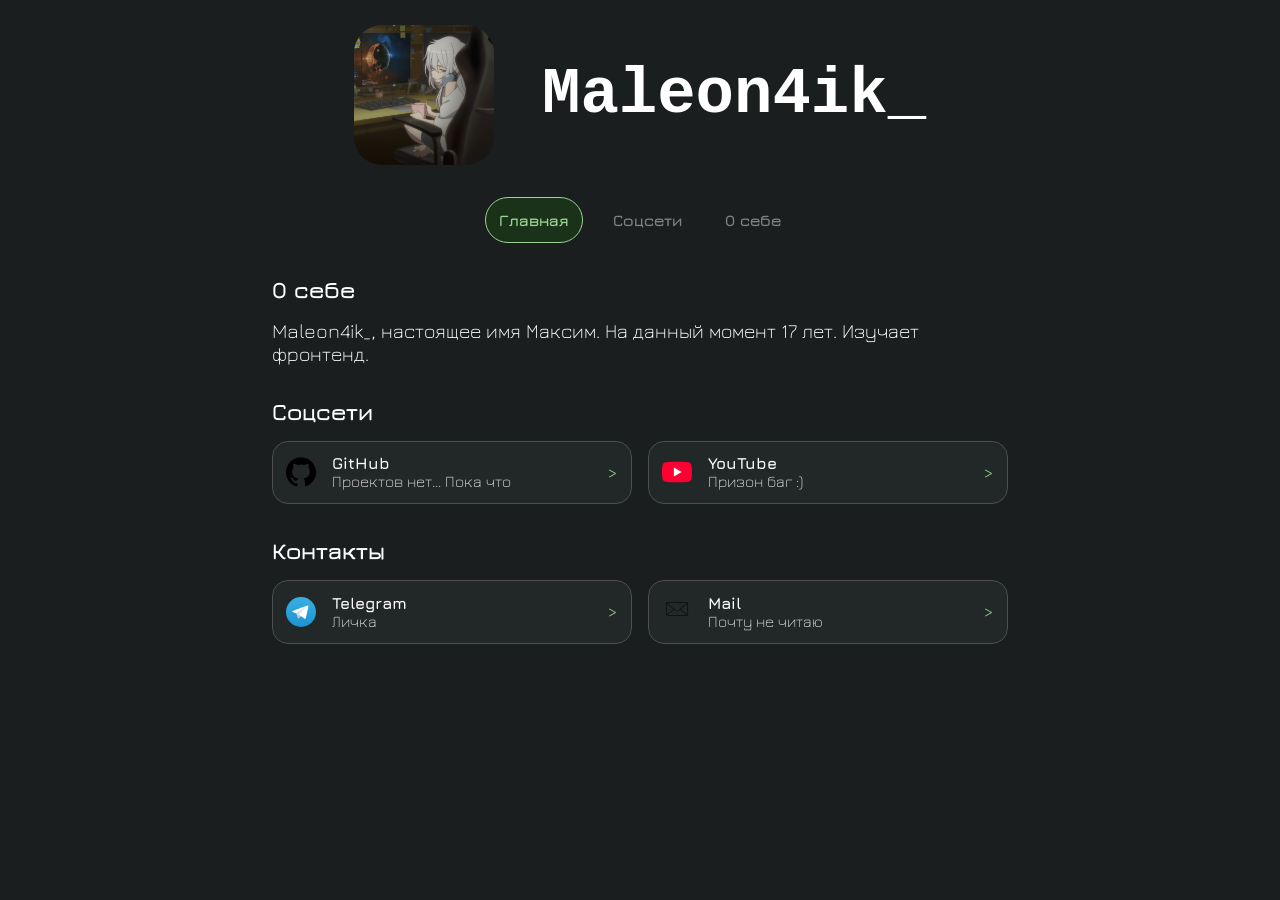
<file: index.html>
<!DOCTYPE html>
<html lang="ru">
<head>
    <meta charset="UTF-8">
    <link rel="stylesheet" href="style.css">
    <title>Профиль Maleon4ik_</title>
    <link rel="preconnect" href="https://fonts.googleapis.com">
    <link rel="preconnect" href="https://fonts.gstatic.com" crossorigin>
    <link href="https://fonts.googleapis.com/css2?family=Jura:wght@300..700&display=swap" rel="stylesheet">
    <meta name="viewport" content="width=device-width, initial-scale=1.0">
</head>
<body>
    <header>
        <section id="profile">
            <img src="content/profileAvatar.png" alt="profile avatar" class="profileAvatar clickable" height="140px" onclick="openModal('content/profileAvatar.png')">
            <h1>Maleon4ik_</h1>
        </section>
        <nav id="navigation">
            <a href="index.html" aria-current="page">Главная</a>
            <a href="socialNetworks.html">Соцсети</a>
            <a href="description.html">О себе</a>
        </nav>
    </header>
    <main>
        <section id="shortAboutMe">
            <h3>О себе</h3>
            <p>Maleon4ik_, настоящее имя Максим. На данный момент 17 лет. Изучает фронтенд.</p>
        </section>
        <section id="mainLinks">
            <section id="socialNetworks">
                <h3>Соцсети</h3>
                <div class="cardsContainer">
                    <a href="https://github.com/Maleon4ik" target="_blank" class="socialNetworkCard">
                        <img src="content/gitHubLogo.svg" alt="GitHub" class="socialNetworkIcon">
                        <div class="socialNetworkText">
                            <h4>GitHub</h4>
                            <p>Проектов нет... Пока что</p>
                        </div>
                        <p class="linkArrow">&gt;</p>
                    </a>
                    <a href="https://www.youtube.com/@maleon4ik_" target="_blank" class="socialNetworkCard">
                        <img src="content/youTubeLogo.svg" alt="YouTube" class="socialNetworkIcon">
                        <div class="socialNetworkText">
                            <h4>YouTube</h4>
                            <p>Призон баг &colon;)</p>
                        </div>
                        <p class="linkArrow">&gt;</p>
                    </a>
                </div>
            </section>
            <section id="contact">
                <h3>Контакты</h3>
                <div class="cardsContainer">
                    <a href="https://t.me/Maleon4ik" target="_blank" class="socialNetworkCard">
                        <img src="content/telegramLogo.svg" alt="Telegram" class="socialNetworkIcon">
                        <div class="socialNetworkText">
                            <h4>Telegram</h4>
                            <p>Личка</p>
                        </div>
                        <p class="linkArrow">&gt;</p>
                    </a>
                    <a href="mailto::maleon4ik@gmail.com" target="_blank" class="socialNetworkCard">
                        <img src="content/mailLogo.svg" alt="Mail" class="socialNetworkIcon">
                        <div class="socialNetworkText">
                            <h4>Mail</h4>
                            <p>Почту не читаю</p>
                        </div>
                        <p class="linkArrow">&gt;</p>
                    </a>
                </div>
            </section>
        </section>
    </main>
    <div id="globalModal">
        <span id="close">&times;</span>
        <img id="modalImage">
    </div>
    <script src="main.js"></script>
</body>
</html>
</file>
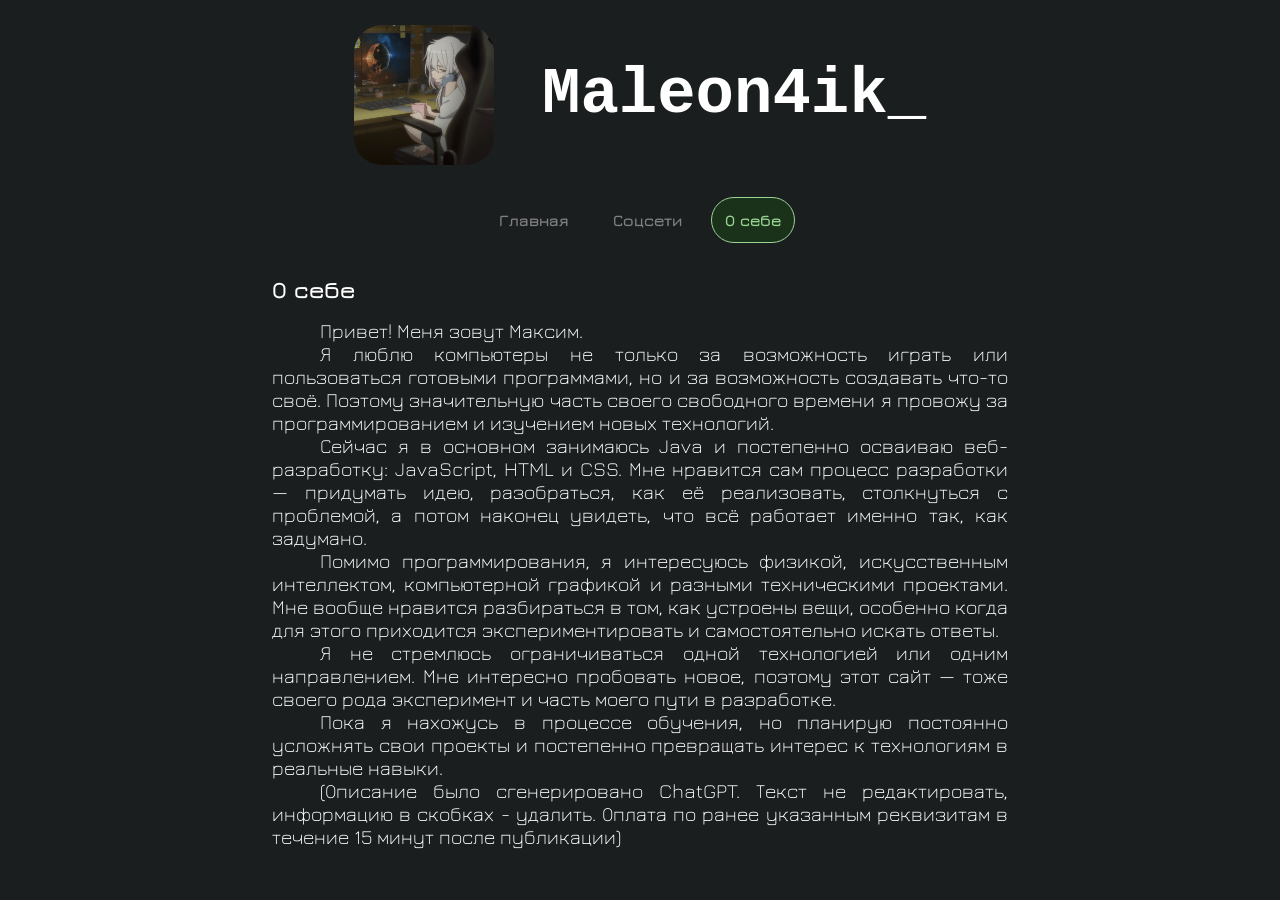
<file: description.html>
<!DOCTYPE html>
<html lang="ru">
<head>
    <meta charset="UTF-8">
    <link rel="stylesheet" href="style.css">
    <title>О себе Maleon4ik_</title>
    <link rel="preconnect" href="https://fonts.googleapis.com">
    <link rel="preconnect" href="https://fonts.gstatic.com" crossorigin>
    <link href="https://fonts.googleapis.com/css2?family=Jura:wght@300..700&display=swap" rel="stylesheet">
    <meta name="viewport" content="width=device-width, initial-scale=1.0">
</head>
<body>
    <header>
        <section id="profile">
            <img src="content/profileAvatar.png" alt="profile avatar" class="profileAvatar clickable" height="140px" onclick="openModal('content/profileAvatar.png')">
            <h1>Maleon4ik_</h1>
        </section>
        <nav id="navigation">
            <a href="index.html">Главная</a>
            <a href="socialNetworks.html">Соцсети</a>
            <a href="description.html" aria-current="page">О себе</a>
        </nav>
    </header>
    <main>
        <article id="fullAboutMe" class="article">
            <h3>О себе</h3>
            <p>
                Привет! Меня зовут Максим.
            </p>
            <p>
                Я люблю компьютеры не только за возможность играть или пользоваться готовыми
                программами, но и за возможность создавать что-то своё. Поэтому значительную
                часть своего свободного времени я провожу за программированием и изучением
                новых технологий.
            </p>
            <p>
                Сейчас я в основном занимаюсь Java и постепенно осваиваю веб-разработку:
                JavaScript, HTML и CSS. Мне нравится сам процесс разработки — придумать
                идею, разобраться, как её реализовать, столкнуться с проблемой, а потом
                наконец увидеть, что всё работает именно так, как задумано.
            </p>
            <p>
                Помимо программирования, я интересуюсь физикой, искусственным интеллектом,
                компьютерной графикой и разными техническими проектами. Мне вообще нравится
                разбираться в том, как устроены вещи, особенно когда для этого приходится
                экспериментировать и самостоятельно искать ответы.
            </p>
            <p>
                Я не стремлюсь ограничиваться одной технологией или одним направлением. Мне
                интересно пробовать новое, поэтому этот сайт — тоже своего рода эксперимент
                и часть моего пути в разработке.
            </p>
            <p>
                Пока я нахожусь в процессе обучения, но планирую постоянно усложнять свои
                проекты и постепенно превращать интерес к технологиям в реальные навыки.
            </p>
            <p>
                (Описание было сгенерировано ChatGPT. Текст не редактировать, информацию
                в скобках - удалить. Оплата по
                ранее указанным реквизитам в течение 15 минут после публикации)
            </p>
        </article>
    </main>
    <div id="globalModal">
        <span id="close">&times;</span>
        <img id="modalImage">
    </div>
    <script src="main.js"></script>
</body>
</html>
</file>
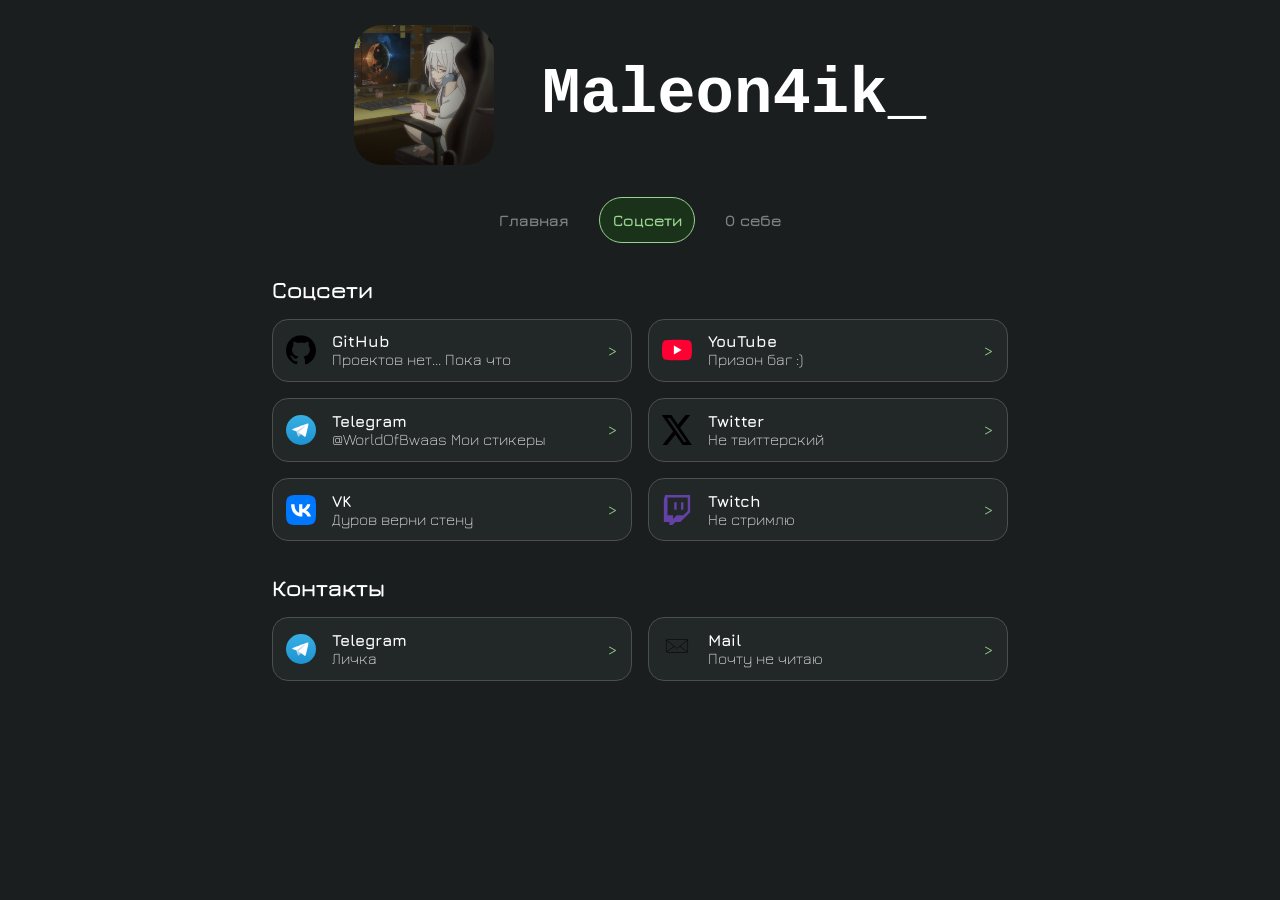
<file: socialNetworks.html>
<!DOCTYPE html>
<html lang="ru">
<head>
    <meta charset="UTF-8">
    <link rel="stylesheet" href="style.css">
    <title>Соцсети Maleon4ik_</title>
    <link rel="preconnect" href="https://fonts.googleapis.com">
    <link rel="preconnect" href="https://fonts.gstatic.com" crossorigin>
    <link href="https://fonts.googleapis.com/css2?family=Jura:wght@300..700&display=swap" rel="stylesheet">
    <meta name="viewport" content="width=device-width, initial-scale=1.0">
</head>
<body>
    <header>
        <section id="profile">
            <img src="content/profileAvatar.png" alt="profile avatar" class="profileAvatar clickable" height="140px" onclick="openModal('content/profileAvatar.png')">
            <h1>Maleon4ik_</h1>
        </section>
        <nav id="navigation">
            <a href="index.html">Главная</a>
            <a href="socialNetworks.html" aria-current="page">Соцсети</a>
            <a href="description.html">О себе</a>
        </nav>
    </header>
    <main>
        <section id="socialNetworks">
            <h3>Соцсети</h3>
            <div class="cardsContainer">
                <a href="https://github.com/Maleon4ik" target="_blank" class="socialNetworkCard">
                    <img src="content/gitHubLogo.svg" alt="GitHub" class="socialNetworkIcon">
                    <div class="socialNetworkText">
                        <h4>GitHub</h4>
                        <p>Проектов нет... Пока что</p>
                    </div>
                    <p class="linkArrow">&gt;</p>
                </a>
                <a href="https://youtube.com/@maleon4ik_" target="_blank" class="socialNetworkCard">
                    <img src="content/youTubeLogo.svg" alt="YouTube" class="socialNetworkIcon">
                    <div class="socialNetworkText">
                        <h4>YouTube</h4>
                        <p>Призон баг &colon;)</p>
                    </div>
                    <p class="linkArrow">&gt;</p>
                </a>
                <a href="https://t.me/WorldOfBwaaas" target="_blank" class="socialNetworkCard">
                    <img src="content/telegramLogo.svg" alt="Telegram" class="socialNetworkIcon">
                    <div class="socialNetworkText">
                        <h4>Telegram</h4>
                        <p>@WorldOfBwaas Мои стикеры</p>
                    </div>
                    <p class="linkArrow">&gt;</p>
                </a>
                <a href="https://x.com/Maleon4ik_0456" target="_blank" class="socialNetworkCard">
                    <img src="content/xLogo.svg" alt="X" class="socialNetworkIcon">
                    <div class="socialNetworkText">
                        <h4>Twitter</h4>
                        <p>Не твиттерский</p>
                    </div>
                    <p class="linkArrow">&gt;</p>
                </a>
                <a href="https://vk.ru/maleon4ik0456" target="_blank" class="socialNetworkCard">
                    <img src="content/vkLogo.svg" alt="VK" class="socialNetworkIcon">
                    <div class="socialNetworkText">
                        <h4>VK</h4>
                        <p>Дуров верни стену</p>
                    </div>
                    <p class="linkArrow">&gt;</p>
                </a>
                <a href="https://www.twitch.tv/maleon4ik_" target="_blank" class="socialNetworkCard">
                    <img src="content/twitchLogo.svg" alt="Twitch" class="socialNetworkIcon">
                    <div class="socialNetworkText">
                        <h4>Twitch</h4>
                        <p>Не стримлю</p>
                    </div>
                    <p class="linkArrow">&gt;</p>
                </a>
            </div>
        </section>
        <section id="contact">
            <h3>Контакты</h3>
            <div class="cardsContainer">
                <a href="https://t.me/Maleon4ik" target="_blank" class="socialNetworkCard">
                    <img src="content/telegramLogo.svg" alt="Telegram" class="socialNetworkIcon">
                    <div class="socialNetworkText">
                        <h4>Telegram</h4>
                        <p>Личка</p>
                    </div>
                    <p class="linkArrow">&gt;</p>
                </a>
                <a href="mailto::maleon4ik@gmail.com" target="_blank" class="socialNetworkCard">
                    <img src="content/mailLogo.svg" alt="Mail" class="socialNetworkIcon">
                    <div class="socialNetworkText">
                        <h4>Mail</h4>
                        <p>Почту не читаю</p>
                    </div>
                    <p class="linkArrow">&gt;</p>
                </a>
            </div>
        </section>
    </main>
    <div id="globalModal">
        <span id="close">&times;</span>
        <img id="modalImage">
    </div>
    <script src="main.js"></script>
</body>
</html>
</file>
<file: style.css>
* {
    margin: 0;
    padding: 0;
    border: 0;
    box-sizing: border-box;
}

html {
    min-height: 100vh;
    display: flex;
    justify-content: center;
    background: #1a1e1e;
}

body {
    box-sizing: border-box;
    width: 100%;
    max-width: 786px;
    padding-left: 25px;
    padding-right: 25px;
    padding-top: 25px;
    font: 20px "Jura", sans-serif;
    color: white;
}

h3 {
    margin-bottom: 1rem;
}

a {
    text-decoration: none;
    color: #9bd393;
}

p {
    font-weight: lighter;
}

article p {
    text-indent: 4ch;
    text-align: justify;
}

.clickable {
    cursor: pointer;
}

/*----------------Profile card: avatar and nick----------------*/

#profile {
    display: flex;
    flex-direction: column;
    align-items: center;
    justify-content: center;
    margin-bottom: 2rem;
    gap: 1rem;
}

@media (min-width: 786px) {
    #profile {
        flex-direction: row;
        align-items: center;
        gap: 3rem;
    }
}

.profileAvatar {
    width: 140px;
    height: 140px;
    border-radius: 20%;
    overflow: hidden;
    object-fit: cover;
    object-position: center;
}

#profile h1 {
    font-family: "courier", monospace;
    font-weight: bold;
    font-size: clamp(2.5rem, 12.5vw, 4rem);
}

/*----------------Navigation----------------*/

#navigation {
    display: flex;
    justify-content: center;
    align-items: center;
    gap: 1rem;
    margin-bottom: 2rem;
}

#navigation a {
    text-decoration: none;
    font-weight: 700;
    font-size: 1rem;
    padding: 0.8rem;
    border-radius: 100px;
    border-width: 1px;
    border-style: solid;
    border-color: transparent;
    color: gray;
}

#navigation a[aria-current="page"], #navigation a[aria-current="page"]:hover {
    border-color: #9bd393;
    color: #9bd393;
    background: #193219;
}

#navigation a:hover {
    color: lightgray;
    background: #222727;
}

/*----------------About me----------------*/

#shortAboutMe {
    margin-bottom: 2rem;
}

/*----------------Social Network Card----------------*/

.cardsContainer {
    display: grid;
    gap: 1rem;
    grid-template-columns: 1fr;
    grid-template-rows: minmax(0, auto);
    align-items: stretch;
    width: 100%;
}

@media (min-width: 786px) {
    .cardsContainer {
        grid-template-columns: 1fr 1fr;
    }
}

.socialNetworkCard {
    border-width: 1px;
    border-style: solid;
    border-color: #4e4e4e;
    border-radius: 1rem;
    padding: 0.8rem;
    background-color: #222727;
    display: flex;
    align-items: center;
    gap: 1rem;
}

.socialNetworkCard:hover {
    background-color: #282e2e;
}

.cardsContainer a {
    color: unset;
}

.socialNetworkIcon {
    width: 30px;
    height: 30px;
}

.socialNetworkText {
    font-size: 1rem;
    flex-grow: 1;
}

.socialNetworkText p {
    font-weight: lighter;
    color: lightgray;
}

.linkArrow {
    color: #9bd393;
}

/*----------------Social Networks----------------*/

#socialNetworks {
    margin-bottom: 2rem;
}

/*----------------Contact----------------*/

#contact {
    margin-bottom: 2rem;
}

/*----------------Modal Windows----------------*/

#globalModal {
    display: none;
    position: fixed;
    z-index: 1000;
    left: 0;
    top: 0;
    width: 100%;
    height: 100%;
    background-color: rgba(0,0,0,0.9);
}

#modalImage {
    margin: auto;
    display: block;
    max-width: 90%;
    max-height: 90%;
    margin-top: 5%;
}

#close {
    position: absolute;
    top: 15px;
    right: 35px;
    color: white;
    font-size: 40px;
    cursor: pointer;
}
</file>
